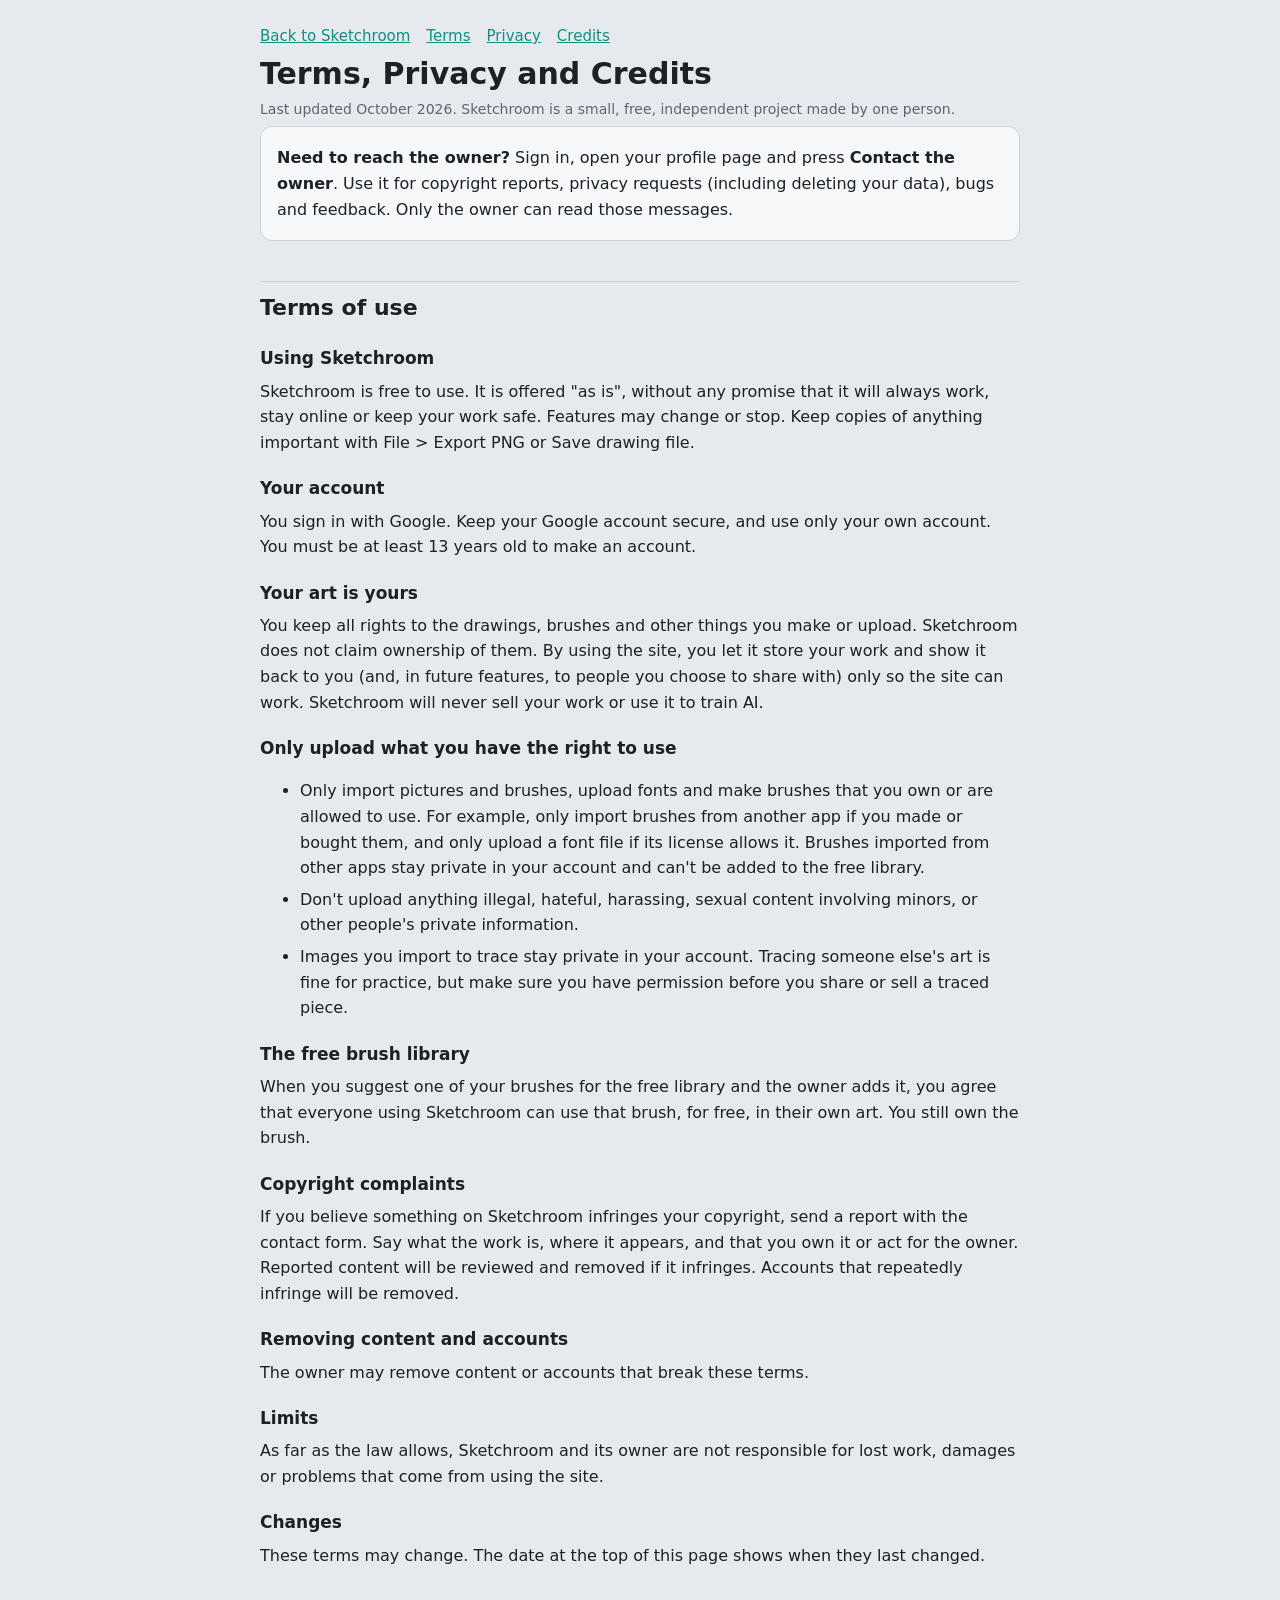
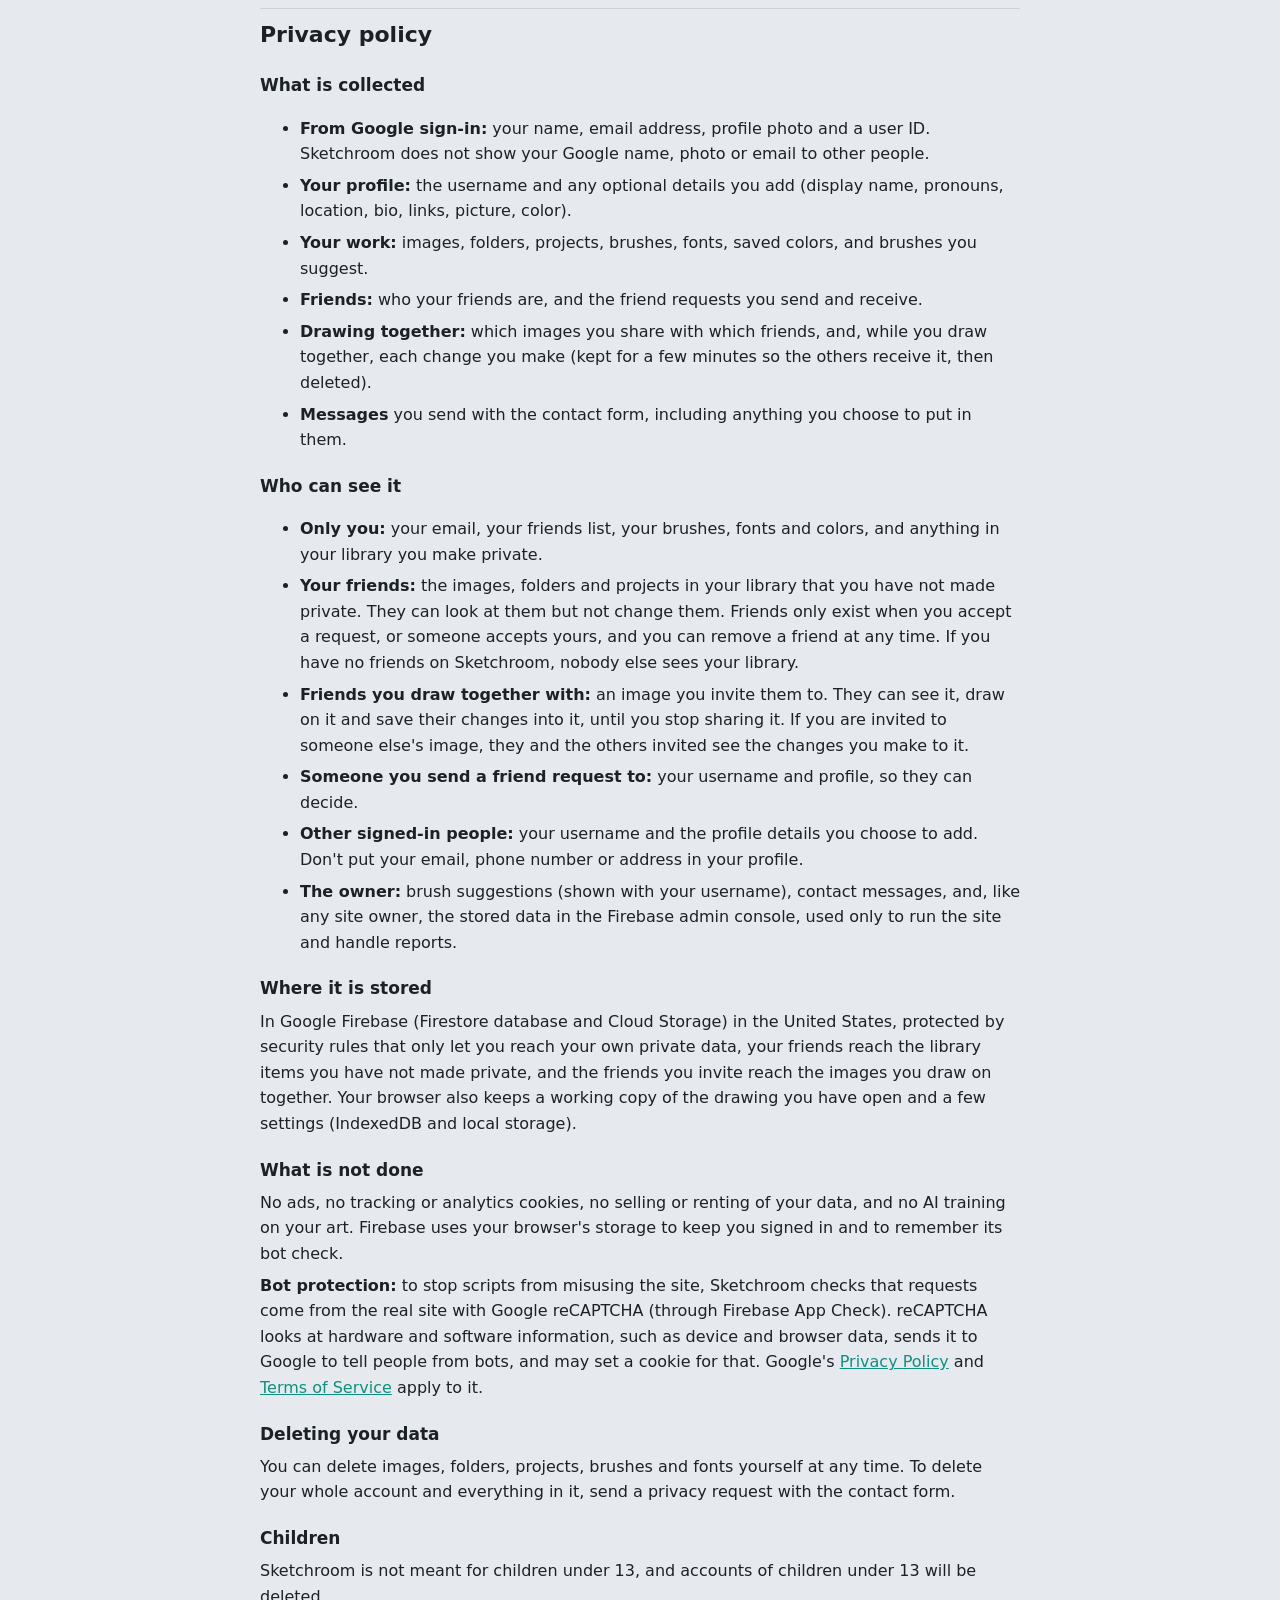
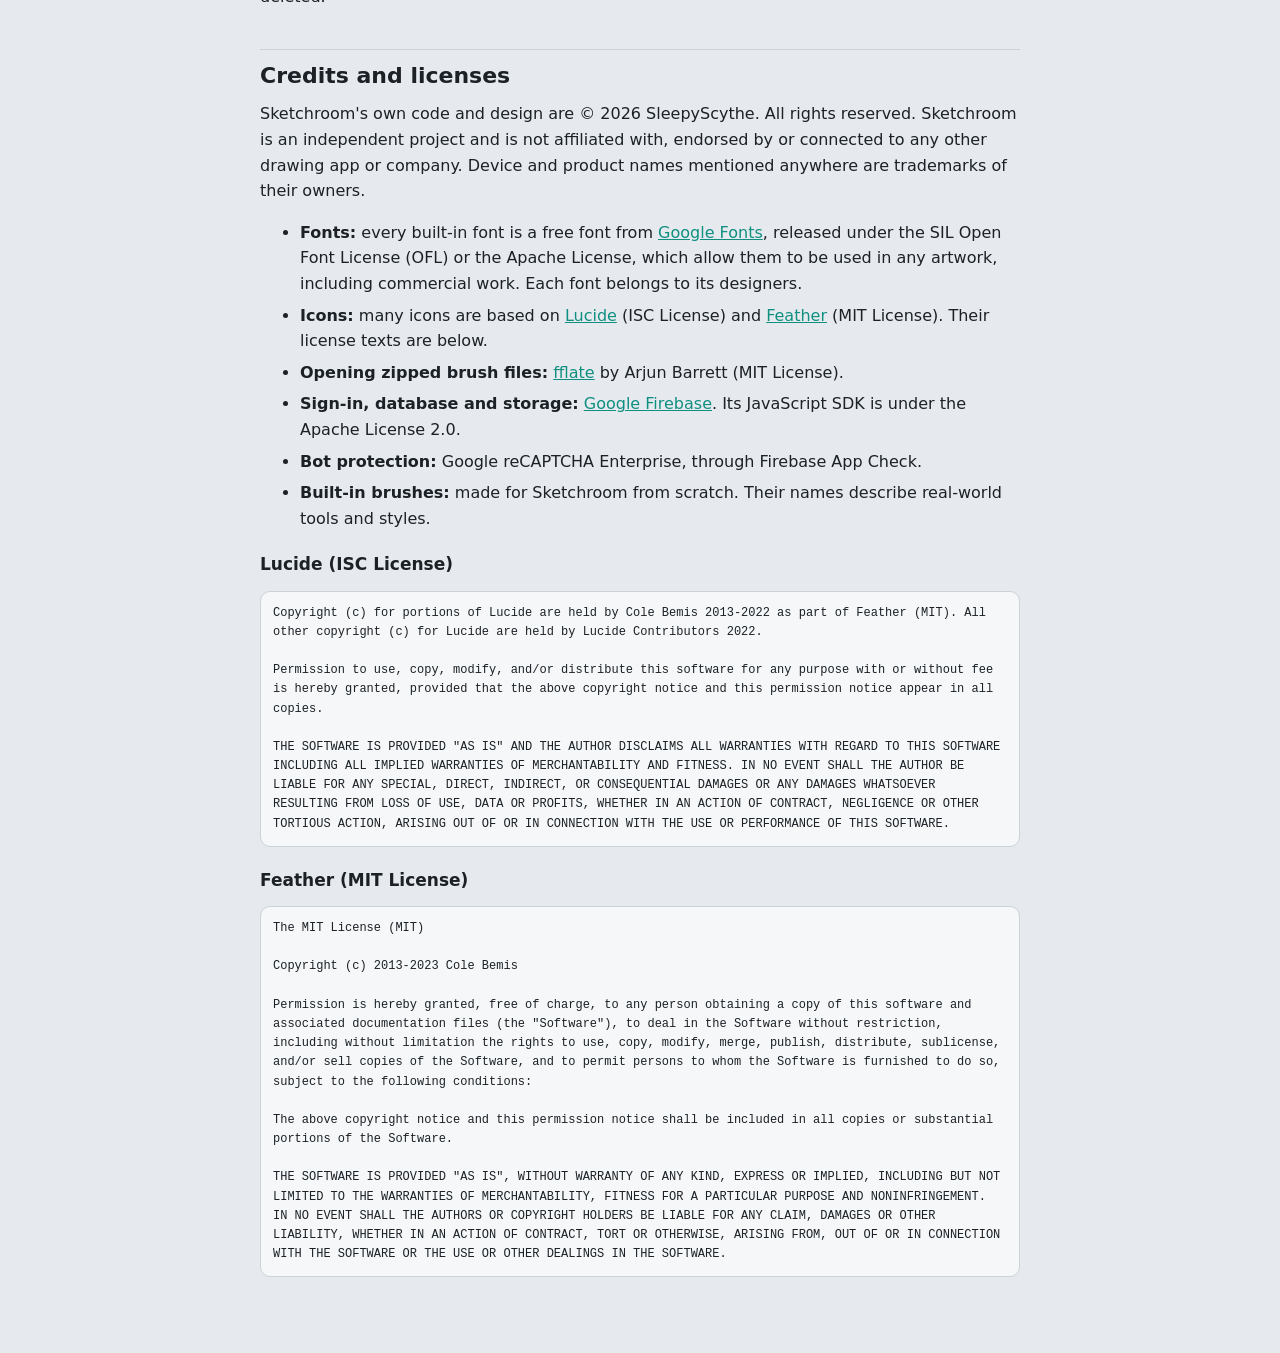
<file: legal.html>
<!doctype html>
<html lang="en">
<head>
<meta charset="utf-8">
<meta name="viewport" content="width=device-width, initial-scale=1">
<title>Sketchroom: Terms, Privacy and Credits</title>
<meta name="description" content="Sketchroom's terms of use, privacy policy and credits.">
<meta name="theme-color" content="#14181c">
<link rel="icon" href="favicon.svg" type="image/svg+xml">
<style>
  :root { color-scheme: dark; --bg: #14181c; --panel: #1b2025; --line: #313a43; --fg: #e7ebee; --mute: #8b97a3; --accent: #56c4b4; }
  @media (prefers-color-scheme: light) { :root { color-scheme: light; --bg: #e6eaee; --panel: #f5f7f8; --line: #cbd2d8; --fg: #1b2126; --mute: #5b6670; --accent: #0f8f80; } }
  body { margin: 0; background: var(--bg); color: var(--fg); font: 16px/1.6 system-ui, -apple-system, "Segoe UI", sans-serif; }
  main { max-width: 760px; margin: 0 auto; padding: 24px 16px 64px; }
  a { color: var(--accent); }
  h1 { font-size: 30px; line-height: 1.2; margin: 8px 0 4px; }
  h2 { font-size: 22px; margin: 40px 0 8px; padding-top: 8px; border-top: 1px solid var(--line); }
  h3 { font-size: 17px; margin: 20px 0 4px; }
  p, li { margin: 6px 0; }
  .mute { color: var(--mute); font-size: 14px; }
  nav.top { display: flex; gap: 16px; flex-wrap: wrap; font-size: 15px; }
  .box { background: var(--panel); border: 1px solid var(--line); border-radius: 12px; padding: 12px 16px; }
  pre { white-space: pre-wrap; font-size: 12px; background: var(--panel); border: 1px solid var(--line); border-radius: 10px; padding: 12px; overflow-wrap: anywhere; }
</style>
</head>
<body>
<main>
  <nav class="top"><a href="./">Back to Sketchroom</a><a href="#terms">Terms</a><a href="#privacy">Privacy</a><a href="#credits">Credits</a></nav>
  <h1>Terms, Privacy and Credits</h1>
  <p class="mute">Last updated October 2026. Sketchroom is a small, free, independent project made by one person.</p>
  <div class="box">
    <p><strong>Need to reach the owner?</strong> Sign in, open your profile page and press <strong>Contact the owner</strong>. Use it for copyright reports, privacy requests (including deleting your data), bugs and feedback. Only the owner can read those messages.</p>
  </div>

  <h2 id="terms">Terms of use</h2>
  <h3>Using Sketchroom</h3>
  <p>Sketchroom is free to use. It is offered "as is", without any promise that it will always work, stay online or keep your work safe. Features may change or stop. Keep copies of anything important with File &gt; Export PNG or Save drawing file.</p>
  <h3>Your account</h3>
  <p>You sign in with Google. Keep your Google account secure, and use only your own account. You must be at least 13 years old to make an account.</p>
  <h3>Your art is yours</h3>
  <p>You keep all rights to the drawings, brushes and other things you make or upload. Sketchroom does not claim ownership of them. By using the site, you let it store your work and show it back to you (and, in future features, to people you choose to share with) only so the site can work. Sketchroom will never sell your work or use it to train AI.</p>
  <h3>Only upload what you have the right to use</h3>
  <ul>
    <li>Only import pictures and brushes, upload fonts and make brushes that you own or are allowed to use. For example, only import brushes from another app if you made or bought them, and only upload a font file if its license allows it. Brushes imported from other apps stay private in your account and can't be added to the free library.</li>
    <li>Don't upload anything illegal, hateful, harassing, sexual content involving minors, or other people's private information.</li>
    <li>Images you import to trace stay private in your account. Tracing someone else's art is fine for practice, but make sure you have permission before you share or sell a traced piece.</li>
  </ul>
  <h3>The free brush library</h3>
  <p>When you suggest one of your brushes for the free library and the owner adds it, you agree that everyone using Sketchroom can use that brush, for free, in their own art. You still own the brush.</p>
  <h3>Copyright complaints</h3>
  <p>If you believe something on Sketchroom infringes your copyright, send a report with the contact form. Say what the work is, where it appears, and that you own it or act for the owner. Reported content will be reviewed and removed if it infringes. Accounts that repeatedly infringe will be removed.</p>
  <h3>Removing content and accounts</h3>
  <p>The owner may remove content or accounts that break these terms.</p>
  <h3>Limits</h3>
  <p>As far as the law allows, Sketchroom and its owner are not responsible for lost work, damages or problems that come from using the site.</p>
  <h3>Changes</h3>
  <p>These terms may change. The date at the top of this page shows when they last changed.</p>

  <h2 id="privacy">Privacy policy</h2>
  <h3>What is collected</h3>
  <ul>
    <li><strong>From Google sign-in:</strong> your name, email address, profile photo and a user ID. Sketchroom does not show your Google name, photo or email to other people.</li>
    <li><strong>Your profile:</strong> the username and any optional details you add (display name, pronouns, location, bio, links, picture, color).</li>
    <li><strong>Your work:</strong> images, folders, projects, brushes, fonts, saved colors, and brushes you suggest.</li>
    <li><strong>Friends:</strong> who your friends are, and the friend requests you send and receive.</li>
    <li><strong>Drawing together:</strong> which images you share with which friends, and, while you draw together, each change you make (kept for a few minutes so the others receive it, then deleted).</li>
    <li><strong>Messages</strong> you send with the contact form, including anything you choose to put in them.</li>
  </ul>
  <h3>Who can see it</h3>
  <ul>
    <li><strong>Only you:</strong> your email, your friends list, your brushes, fonts and colors, and anything in your library you make private.</li>
    <li><strong>Your friends:</strong> the images, folders and projects in your library that you have not made private. They can look at them but not change them. Friends only exist when you accept a request, or someone accepts yours, and you can remove a friend at any time. If you have no friends on Sketchroom, nobody else sees your library.</li>
    <li><strong>Friends you draw together with:</strong> an image you invite them to. They can see it, draw on it and save their changes into it, until you stop sharing it. If you are invited to someone else's image, they and the others invited see the changes you make to it.</li>
    <li><strong>Someone you send a friend request to:</strong> your username and profile, so they can decide.</li>
    <li><strong>Other signed-in people:</strong> your username and the profile details you choose to add. Don't put your email, phone number or address in your profile.</li>
    <li><strong>The owner:</strong> brush suggestions (shown with your username), contact messages, and, like any site owner, the stored data in the Firebase admin console, used only to run the site and handle reports.</li>
  </ul>
  <h3>Where it is stored</h3>
  <p>In Google Firebase (Firestore database and Cloud Storage) in the United States, protected by security rules that only let you reach your own private data, your friends reach the library items you have not made private, and the friends you invite reach the images you draw on together. Your browser also keeps a working copy of the drawing you have open and a few settings (IndexedDB and local storage).</p>
  <h3>What is not done</h3>
  <p>No ads, no tracking or analytics cookies, no selling or renting of your data, and no AI training on your art. Firebase uses your browser's storage to keep you signed in and to remember its bot check.</p>
  <p><strong>Bot protection:</strong> to stop scripts from misusing the site, Sketchroom checks that requests come from the real site with Google reCAPTCHA (through Firebase App Check). reCAPTCHA looks at hardware and software information, such as device and browser data, sends it to Google to tell people from bots, and may set a cookie for that. Google's <a href="https://policies.google.com/privacy" rel="noopener">Privacy Policy</a> and <a href="https://policies.google.com/terms" rel="noopener">Terms of Service</a> apply to it.</p>
  <h3>Deleting your data</h3>
  <p>You can delete images, folders, projects, brushes and fonts yourself at any time. To delete your whole account and everything in it, send a privacy request with the contact form.</p>
  <h3>Children</h3>
  <p>Sketchroom is not meant for children under 13, and accounts of children under 13 will be deleted.</p>

  <h2 id="credits">Credits and licenses</h2>
  <p>Sketchroom's own code and design are © 2026 SleepyScythe. All rights reserved. Sketchroom is an independent project and is not affiliated with, endorsed by or connected to any other drawing app or company. Device and product names mentioned anywhere are trademarks of their owners.</p>
  <ul>
    <li><strong>Fonts:</strong> every built-in font is a free font from <a href="https://fonts.google.com" rel="noopener">Google Fonts</a>, released under the SIL Open Font License (OFL) or the Apache License, which allow them to be used in any artwork, including commercial work. Each font belongs to its designers.</li>
    <li><strong>Icons:</strong> many icons are based on <a href="https://lucide.dev" rel="noopener">Lucide</a> (ISC License) and <a href="https://feathericons.com" rel="noopener">Feather</a> (MIT License). Their license texts are below.</li>
    <li><strong>Opening zipped brush files:</strong> <a href="https://github.com/101arrowz/fflate" rel="noopener">fflate</a> by Arjun Barrett (MIT License).</li>
    <li><strong>Sign-in, database and storage:</strong> <a href="https://firebase.google.com" rel="noopener">Google Firebase</a>. Its JavaScript SDK is under the Apache License 2.0.</li>
    <li><strong>Bot protection:</strong> Google reCAPTCHA Enterprise, through Firebase App Check.</li>
    <li><strong>Built-in brushes:</strong> made for Sketchroom from scratch. Their names describe real-world tools and styles.</li>
  </ul>
  <h3>Lucide (ISC License)</h3>
  <pre>Copyright (c) for portions of Lucide are held by Cole Bemis 2013-2022 as part of Feather (MIT). All other copyright (c) for Lucide are held by Lucide Contributors 2022.

Permission to use, copy, modify, and/or distribute this software for any purpose with or without fee is hereby granted, provided that the above copyright notice and this permission notice appear in all copies.

THE SOFTWARE IS PROVIDED "AS IS" AND THE AUTHOR DISCLAIMS ALL WARRANTIES WITH REGARD TO THIS SOFTWARE INCLUDING ALL IMPLIED WARRANTIES OF MERCHANTABILITY AND FITNESS. IN NO EVENT SHALL THE AUTHOR BE LIABLE FOR ANY SPECIAL, DIRECT, INDIRECT, OR CONSEQUENTIAL DAMAGES OR ANY DAMAGES WHATSOEVER RESULTING FROM LOSS OF USE, DATA OR PROFITS, WHETHER IN AN ACTION OF CONTRACT, NEGLIGENCE OR OTHER TORTIOUS ACTION, ARISING OUT OF OR IN CONNECTION WITH THE USE OR PERFORMANCE OF THIS SOFTWARE.</pre>
  <h3>Feather (MIT License)</h3>
  <pre>The MIT License (MIT)

Copyright (c) 2013-2023 Cole Bemis

Permission is hereby granted, free of charge, to any person obtaining a copy of this software and associated documentation files (the "Software"), to deal in the Software without restriction, including without limitation the rights to use, copy, modify, merge, publish, distribute, sublicense, and/or sell copies of the Software, and to permit persons to whom the Software is furnished to do so, subject to the following conditions:

The above copyright notice and this permission notice shall be included in all copies or substantial portions of the Software.

THE SOFTWARE IS PROVIDED "AS IS", WITHOUT WARRANTY OF ANY KIND, EXPRESS OR IMPLIED, INCLUDING BUT NOT LIMITED TO THE WARRANTIES OF MERCHANTABILITY, FITNESS FOR A PARTICULAR PURPOSE AND NONINFRINGEMENT. IN NO EVENT SHALL THE AUTHORS OR COPYRIGHT HOLDERS BE LIABLE FOR ANY CLAIM, DAMAGES OR OTHER LIABILITY, WHETHER IN AN ACTION OF CONTRACT, TORT OR OTHERWISE, ARISING FROM, OUT OF OR IN CONNECTION WITH THE SOFTWARE OR THE USE OR OTHER DEALINGS IN THE SOFTWARE.</pre>
</main>
</body>
</html>
</file>
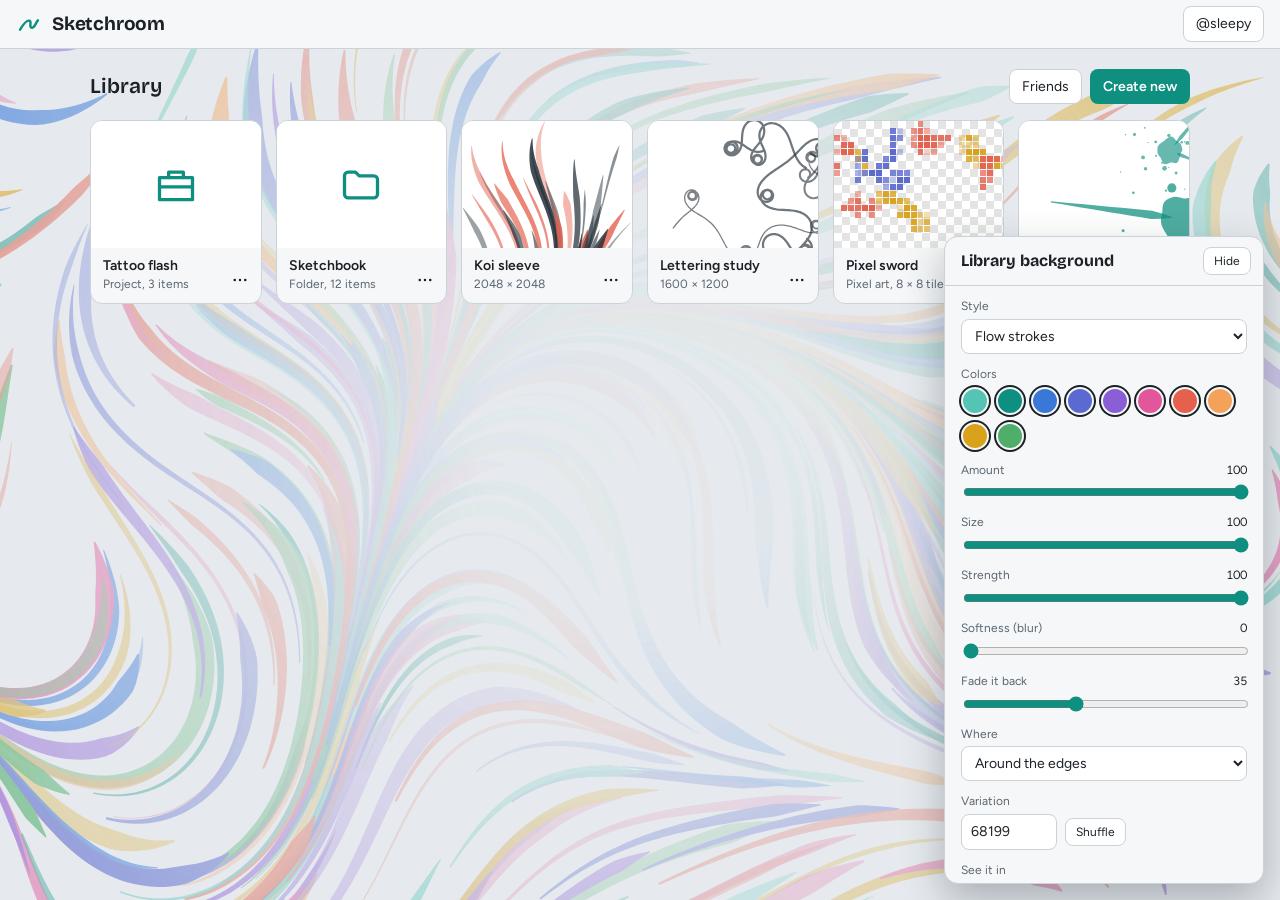
<file: tools/background-preview.html>
<!doctype html>
<html lang="en">
<head>
<meta charset="utf-8">
<meta name="viewport" content="width=device-width, initial-scale=1">
<title>Library background</title>
<!-- A preview for choosing the library page's background art. Not linked from the site. Uses the real styles.css and
     js/background.js, so what you see here is what the library will look like. Serve the folder (tools/serve.ps1)
     and open http://localhost:8000/tools/background-preview.html -->
<link rel="stylesheet" href="https://fonts.googleapis.com/css2?family=Bricolage+Grotesque:opsz,wdth,wght@12..96,75..100,600..800&family=Figtree:wght@400;500;600&display=swap">
<link rel="stylesheet" href="../styles.css?v=14">
<style>
  .libbg { position: fixed; inset: 0; width: 100%; height: 100%; display: block; pointer-events: none; }
  .libshade { position: fixed; inset: 0; background: var(--bg); pointer-events: none; }
  .home { position: relative; }
  .hthumb canvas { width: 100%; height: 100%; display: block; }
  .bgpanel { position: fixed; right: 16px; bottom: 16px; z-index: 5; width: min(320px, calc(100vw - 32px)); max-height: min(72vh, 660px); display: flex; flex-direction: column; background: var(--panel); border: 1px solid var(--line); border-radius: 14px; box-shadow: 0 16px 40px var(--shadow); }
  .bgphead { display: flex; align-items: center; justify-content: space-between; gap: 8px; padding: 10px 12px 10px 16px; }
  .bgphead strong { font-family: var(--font-display); font-size: 16px; }
  .bgpbody { overflow-y: auto; padding: 4px 16px 16px; display: flex; flex-direction: column; gap: 12px; border-top: 1px solid var(--line); padding-top: 12px; }
  .bgpanel.folded .bgpbody { display: none; }
  .bgpanel .field { flex: none; }
  .bglabel { display: flex; justify-content: space-between; gap: 8px; }
  .bglabel .val { color: var(--fg); font-variant-numeric: tabular-nums; }
  @media (max-width: 640px) { .bgpanel { left: 8px; right: 8px; bottom: 8px; width: auto; max-height: 48vh; } }
  .bgpanel input[type="range"] { width: 100%; padding: 0; border: 0; background: none; accent-color: var(--accent); }
  .bgchips { display: flex; flex-wrap: wrap; gap: 7px; }
  .bgchip { width: 28px; height: 28px; padding: 0; border-radius: 50%; border: 2px solid var(--panel); box-shadow: 0 0 0 1px var(--line); cursor: pointer; opacity: 0.3; }
  .bgchip[aria-pressed="true"] { opacity: 1; box-shadow: 0 0 0 2px var(--fg); }
  .bgrow { display: flex; gap: 8px; align-items: center; flex-wrap: wrap; }
  .bgrow input[type="number"] { width: 96px; flex: none; }
  .bgseg { display: inline-flex; gap: 3px; padding: 3px; background: var(--panel2); border: 1px solid var(--line); border-radius: 9px; }
  .bgseg button { font: inherit; color: var(--mute); background: none; border: 0; border-radius: 6px; padding: 5px 12px; cursor: pointer; }
  .bgseg button[aria-pressed="true"] { background: var(--accent); color: var(--accent-fg); font-weight: 600; }
  .copied { color: var(--accent); font-size: 12px; }
</style>
</head>
<body>
<canvas class="libbg" id="bgCanvas" aria-hidden="true"></canvas>
<div class="libshade" id="bgShade"></div>

<div class="home">
  <header class="top">
    <div class="brand"><svg class="mark" viewBox="0 0 64 64" aria-hidden="true"><path d="M10 46c9-15 16-24 23-22s-2 15 5 17 9-9 16-18"/></svg><span class="logo">Sketchroom</span></div>
    <div class="top-actions"><button class="btn account">@sleepy</button></div>
  </header>
  <main class="homebody">
    <section class="library">
      <div class="homebar">
        <nav class="crumbs" aria-label="Where you are"><span aria-current="page">Library</span></nav>
        <div class="homebtns"><button class="btn">Friends</button><button class="btn primary">Create new</button></div>
      </div>
      <div class="hgrid" id="mockGrid"></div>
    </section>
  </main>
</div>

<aside class="bgpanel" id="bgPanel" aria-label="Edit the background">
  <div class="bgphead"><strong>Library background</strong><button class="btn sm" id="bgFold" aria-expanded="true">Hide</button></div>
  <div class="bgpbody">
    <label class="field">Style<select id="bgStyle"></select></label>
    <div class="field">Colors<div class="bgchips" id="bgColors"></div></div>
    <label class="field"><span class="bglabel">Amount<span class="val" id="amountVal"></span></span><input type="range" id="amount" min="0" max="100"></label>
    <label class="field"><span class="bglabel">Size<span class="val" id="sizeVal"></span></span><input type="range" id="size" min="0" max="100"></label>
    <label class="field"><span class="bglabel">Strength<span class="val" id="strengthVal"></span></span><input type="range" id="strength" min="0" max="100"></label>
    <label class="field"><span class="bglabel">Softness (blur)<span class="val" id="softnessVal"></span></span><input type="range" id="softness" min="0" max="100"></label>
    <label class="field"><span class="bglabel">Fade it back<span class="val" id="shadeVal"></span></span><input type="range" id="shade" min="0" max="90"></label>
    <label class="field">Where<select id="bgPlace"></select></label>
    <div class="field">Variation
      <div class="bgrow"><input type="number" id="bgSeed" min="1" max="999999" aria-label="Variation number"><button type="button" class="btn sm" id="bgShuffle">Shuffle</button></div>
    </div>
    <div class="field">See it in
      <div class="bgseg" id="bgTheme"><button type="button" data-t="dark">Dark mode</button><button type="button" data-t="light">Light mode</button></div>
    </div>
    <div class="bgrow"><button type="button" class="btn sm" id="bgReset">Back to the live one</button><button type="button" class="btn sm" id="bgCopy">Copy settings</button><span class="copied" id="bgCopied" aria-live="polite"></span></div>
    <p class="hint">The library uses BG_LIBRARY in js/background.js. Happy with a new one? Tell Claude "use this background" and it replaces it. Your settings stay in this browser.</p>
  </div>
</aside>

<script src="../js/background.js?v=14"></script>
<script>
(function () {
  'use strict';
  var KEY = 'sketchroom.bgPreview', $ = function (s) { return document.querySelector(s); };
  var s = Object.assign({}, BG_LIBRARY); // starts from the one on the site
  try { var saved = JSON.parse(localStorage.getItem(KEY)); if (saved && typeof saved === 'object') s = Object.assign(s, saved); } catch (e) { /* storage unavailable */ }
  window.bgSettings = s; // read by Claude when you say "use this background"

  /* ---------- the pretend library ---------- */
  var ICON = {
    project: ['M3 8h18v12H3z', 'M8 8V5h8v3', 'M3 13h18'],
    folder: ['M3 7a2 2 0 0 1 2-2h4l2 2h8a2 2 0 0 1 2 2v8a2 2 0 0 1-2 2H5a2 2 0 0 1-2-2Z'],
    more: ['M5 11.2a.8.8 0 1 0 0 1.6.8.8 0 1 0 0-1.6Z', 'M12 11.2a.8.8 0 1 0 0 1.6.8.8 0 1 0 0-1.6Z', 'M19 11.2a.8.8 0 1 0 0 1.6.8.8 0 1 0 0-1.6Z']
  };
  var svg = function (n, size) {
    return '<svg viewBox="0 0 24 24" width="' + size + '" height="' + size + '" fill="none" stroke="currentColor" stroke-width="1.8" stroke-linecap="round" stroke-linejoin="round" aria-hidden="true">' + ICON[n].map(function (d) { return '<path d="' + d + '"/>'; }).join('') + '</svg>';
  };
  var CARDS = [
    { type: 'project', name: 'Tattoo flash', sub: 'Project, 3 items' },
    { type: 'folder', name: 'Sketchbook', sub: 'Folder, 12 items' },
    { type: 'image', name: 'Koi sleeve', sub: '2048 × 2048', art: { style: 'flow', colors: ['#1d2a33', '#e5604d'], amount: 30, size: 35, strength: 85, place: 'all', seed: 3 } },
    { type: 'image', name: 'Lettering study', sub: '1600 × 1200', art: { style: 'scribbles', colors: ['#1d2a33'], amount: 40, size: 30, strength: 90, place: 'all', seed: 11 } },
    { type: 'image', name: 'Pixel sword', sub: 'Pixel art, 8 × 8 tiles of 16 px', pixel: true, art: { style: 'pixels', colors: ['#5b6ad0', '#d9a21b', '#e5604d'], amount: 45, size: 25, strength: 95, place: 'all', seed: 5 } },
    { type: 'image', name: 'Ink splatter test', sub: '1080 × 1920', art: { style: 'splatter', colors: ['#1d2a33', '#0f8f80'], amount: 25, size: 25, strength: 90, place: 'all', seed: 21 } }
  ];
  var grid = $('#mockGrid');
  CARDS.forEach(function (c) {
    var d = document.createElement('div'); d.className = 'hcard ' + c.type;
    var th = document.createElement('div'); th.className = 'hthumb' + (c.pixel ? ' checker' : '');
    if (c.art) { var cv = document.createElement('canvas'); if (c.pixel) cv.style.imageRendering = 'pixelated'; th.appendChild(cv); c.canvas = cv; }
    else th.innerHTML = svg(c.type, 44);
    var meta = document.createElement('div'); meta.className = 'hmeta';
    var nm = document.createElement('span'); nm.className = 'hname'; nm.textContent = c.name;
    var sub = document.createElement('span'); sub.className = 'hsub'; sub.textContent = c.sub;
    meta.append(nm, sub);
    var more = document.createElement('span'); more.className = 'ibtn sm hmore'; more.innerHTML = svg('more', 18);
    d.append(th, meta, more); grid.appendChild(d);
  });
  var drawThumbs = function () { CARDS.forEach(function (c) { if (c.canvas) paintBackground(c.canvas, c.art); }); };

  /* ---------- the controls ---------- */
  BG_STYLES.forEach(function (o) { $('#bgStyle').add(new Option(o[1], o[0])); });
  BG_PLACES.forEach(function (o) { $('#bgPlace').add(new Option(o[1], o[0])); });
  BG_COLORS.forEach(function (o) {
    var b = document.createElement('button'); b.type = 'button'; b.className = 'bgchip'; b.style.background = o[1]; b.dataset.c = o[1];
    b.title = o[0]; b.setAttribute('aria-label', o[0]);
    b.addEventListener('click', function () {
      var on = s.colors.indexOf(o[1]) >= 0;
      if (on && s.colors.length === 1) return; // keep at least one color
      s.colors = on ? s.colors.filter(function (c) { return c !== o[1]; }) : s.colors.concat(o[1]);
      changed();
    });
    $('#bgColors').appendChild(b);
  });
  var SLIDERS = ['amount', 'size', 'strength', 'softness', 'shade'];
  SLIDERS.forEach(function (id) { $('#' + id).addEventListener('input', function (e) { s[id] = Number(e.target.value); changed(); }); });
  $('#bgStyle').addEventListener('change', function (e) { s.style = e.target.value; changed(); });
  $('#bgPlace').addEventListener('change', function (e) { s.place = e.target.value; changed(); });
  $('#bgSeed').addEventListener('change', function (e) { s.seed = Math.round(bgClamp(e.target.value, 1, 999999)); changed(); });
  $('#bgShuffle').addEventListener('click', function () { s.seed = 1 + Math.floor(Math.random() * 99999); changed(); });
  $('#bgReset').addEventListener('click', function () { s = Object.assign({}, BG_LIBRARY); window.bgSettings = s; changed(); });
  $('#bgCopy').addEventListener('click', function () {
    var text = JSON.stringify(s);
    var done = function () { $('#bgCopied').textContent = 'Copied'; setTimeout(function () { $('#bgCopied').textContent = ''; }, 2000); };
    if (navigator.clipboard) navigator.clipboard.writeText(text).then(done, function () { window.prompt('Copy these settings:', text); });
    else window.prompt('Copy these settings:', text);
  });
  $('#bgFold').addEventListener('click', function () {
    var p = $('#bgPanel'), folded = p.classList.toggle('folded');
    $('#bgFold').textContent = folded ? 'Edit' : 'Hide'; $('#bgFold').setAttribute('aria-expanded', String(!folded));
  });
  var theme = window.matchMedia && window.matchMedia('(prefers-color-scheme: light)').matches ? 'light' : 'dark';
  var setTheme = function (t) {
    theme = t; document.documentElement.setAttribute('data-theme', t);
    Array.prototype.forEach.call($('#bgTheme').children, function (b) { b.setAttribute('aria-pressed', String(b.dataset.t === t)); });
  };
  $('#bgTheme').addEventListener('click', function (e) { var b = e.target.closest('button[data-t]'); if (b) setTheme(b.dataset.t); });
  setTheme(theme);

  function sync() {
    $('#bgStyle').value = s.style; $('#bgPlace').value = s.place; $('#bgSeed').value = s.seed;
    SLIDERS.forEach(function (id) { $('#' + id).value = s[id]; $('#' + id + 'Val').textContent = s[id]; });
    Array.prototype.forEach.call($('#bgColors').children, function (b) { b.setAttribute('aria-pressed', String(s.colors.indexOf(b.dataset.c) >= 0)); });
  }
  var queued = false;
  function draw() {
    queued = false;
    paintBackground($('#bgCanvas'), s);
    $('#bgShade').style.opacity = String(bgClamp(s.shade, 0, 90) / 100);
  }
  function changed() {
    window.bgSettings = s; sync();
    try { localStorage.setItem(KEY, JSON.stringify(s)); } catch (e) { /* storage unavailable */ }
    if (!queued) { queued = true; requestAnimationFrame(draw); }
  }
  var resizeTimer = 0;
  window.addEventListener('resize', function () { clearTimeout(resizeTimer); resizeTimer = setTimeout(function () { draw(); drawThumbs(); }, 150); });
  sync(); draw(); drawThumbs();
})();
</script>
</body>
</html>
</file>
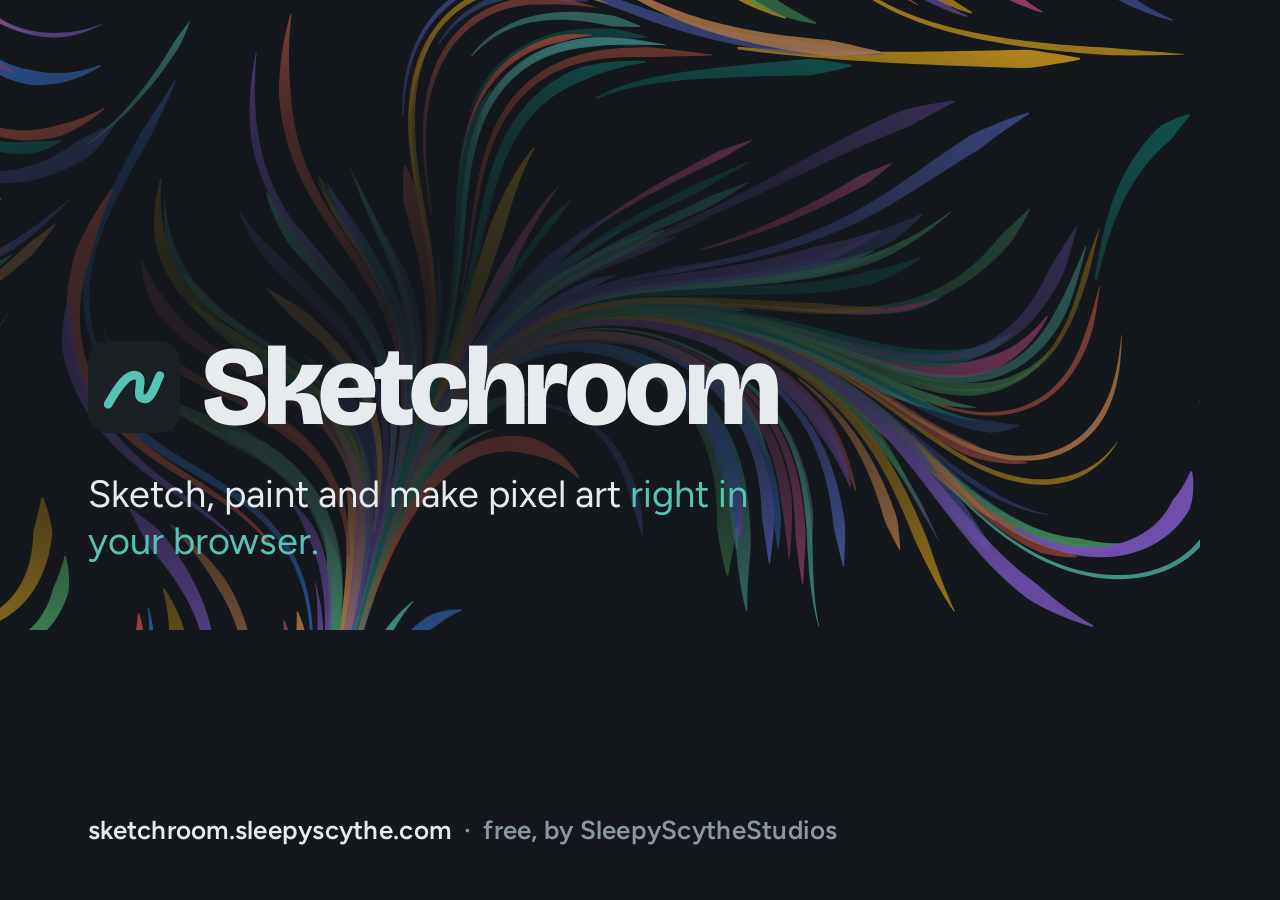
<file: tools/og-image.html>
<!doctype html>
<html lang="en">
<head>
<meta charset="utf-8">
<title>Link preview image</title>
<!-- Not linked from the site. Draws the 1200 × 630 picture that shows when a link is shared (og:image).
     Sketchroom's: tools/og-image.html. The hub's: tools/og-image.html?hub. To remake them, run from the repo folder:
     msedge --headless --hide-scrollbars --window-size=1200,630 --virtual-time-budget=6000 --screenshot=og-image.png http://localhost:8000/tools/og-image.html
     (Edge is at "C:\Program Files (x86)\Microsoft\Edge\Application\msedge.exe"; the hub's goes to C:\SleepyScytheStudios\og-image.png.) -->
<link rel="stylesheet" href="https://fonts.googleapis.com/css2?family=Bricolage+Grotesque:opsz,wdth,wght@12..96,75..100,600..800&family=Figtree:wght@500;600&display=block">
<style>
  html, body { margin: 0; width: 1200px; height: 630px; overflow: hidden; background: #14181c; color: #e7ebee; font-family: "Figtree", system-ui, sans-serif; }
  canvas, .shade { position: absolute; inset: 0; width: 1200px; height: 630px; }
  .shade { background: radial-gradient(ellipse at 30% 50%, rgba(20, 24, 28, 0.92) 0%, rgba(20, 24, 28, 0.7) 45%, rgba(20, 24, 28, 0.2) 80%); }
  .card { position: absolute; left: 88px; top: 0; bottom: 0; display: flex; flex-direction: column; justify-content: center; max-width: 760px; }
  .row { display: flex; align-items: center; gap: 22px; }
  .mark { width: 92px; height: 92px; flex: none; }
  h1 { font: 800 112px/0.95 "Bricolage Grotesque", system-ui, sans-serif; letter-spacing: -0.035em; margin: 0; }
  p { font-size: 38px; line-height: 1.25; margin: 30px 0 0; color: #e7ebee; max-width: 700px; }
  .accent { color: #56c4b4; }
  .url { position: absolute; left: 88px; bottom: 54px; font-size: 26px; font-weight: 600; color: #8b97a3; letter-spacing: 0.01em; }
  .url b { color: #e7ebee; font-weight: 600; }
</style>
</head>
<body>
<canvas id="bg"></canvas>
<div class="shade"></div>
<div class="card" id="card"></div>
<div class="url" id="url"></div>
<script src="../js/background.js"></script>
<script>
  var hub = location.search.indexOf('hub') >= 0, card = document.getElementById('card'), url = document.getElementById('url');
  var sketchMark = '<svg class="mark" viewBox="0 0 64 64"><rect width="64" height="64" rx="14" fill="#1b2025"/><path d="M14 44c8-14 14-22 20-20s-2 14 4 16 8-8 12-16" fill="none" stroke="#56c4b4" stroke-width="6" stroke-linecap="round" stroke-linejoin="round"/></svg>';
  var hubMark = '<svg class="mark" viewBox="0 0 64 64"><rect width="64" height="64" rx="14" fill="#1b2025"/><path d="M27.74 16.04A19 19 0 1 0 47.42 39.66A16 16 0 0 1 27.74 16.04Z" fill="#56c4b4"/><circle cx="47" cy="44" r="3" fill="#d9a21b"/></svg>';
  if (hub) {
    card.innerHTML = '<div class="row">' + hubMark + '<h1 style="font-size:84px">SleepyScytheStudios</h1></div><p>Small, handmade web apps <span class="accent">for making things.</span></p>';
    url.innerHTML = '<b>sleepyscythe.com</b>';
  } else {
    card.innerHTML = '<div class="row">' + sketchMark + '<h1>Sketchroom</h1></div><p>Sketch, paint and make pixel art <span class="accent">right in your browser.</span></p>';
    url.innerHTML = '<b>sketchroom.sleepyscythe.com</b> &nbsp;·&nbsp; free, by SleepyScytheStudios';
  }
  var cv = document.getElementById('bg');
  paintBackground(cv, Object.assign({}, BG_LIBRARY, { place: 'all', amount: 85, seed: hub ? 4242 : 68199 }));
</script>
</body>
</html>
</file>
<file: styles.css>
/* Layout: a studio bench. Slim tool rail, large canvas pit, one tabbed dock for brushes, layers, color and type. */
:root {
  color-scheme: dark;
  --bg: #14181c;
  --stage: #0e1114;
  --panel: #1b2025;
  --panel2: #232a31;
  --field: #12161a;
  --line: #313a43;
  --fg: #e7ebee;
  --mute: #8b97a3;
  --accent: #56c4b4;
  --accent-fg: #06201c;
  --danger: #ef7b6b;
  --shadow: rgba(0, 0, 0, 0.55);
  --font-display: "Bricolage Grotesque", system-ui, sans-serif;
  --font-ui: "Figtree", system-ui, sans-serif;
}
@media (prefers-color-scheme: light) {
  :root:not([data-theme="dark"]) {
    --bg: #e6eaee; --stage: #cfd6dc; --panel: #f5f7f8; --panel2: #ffffff; --field: #ffffff;
    --line: #cbd2d8; --fg: #1b2126; --mute: #5b6670; --accent: #0f8f80; --accent-fg: #ffffff;
    --danger: #c2402f; --shadow: rgba(30, 40, 50, 0.3); color-scheme: light;
  }
}
:root[data-theme="light"] {
  --bg: #e6eaee; --stage: #cfd6dc; --panel: #f5f7f8; --panel2: #ffffff; --field: #ffffff;
  --line: #cbd2d8; --fg: #1b2126; --mute: #5b6670; --accent: #0f8f80; --accent-fg: #ffffff;
  --danger: #c2402f; --shadow: rgba(30, 40, 50, 0.3); color-scheme: light;
}
html, body { height: 100%; }
body { margin: 0; background: var(--bg); color: var(--fg); font: 14px/1.4 var(--font-ui); overflow: hidden; }
* { box-sizing: border-box; }
[hidden] { display: none !important; }
.app { height: 100%; display: grid; grid-template-columns: minmax(0, 1fr); grid-template-rows: auto minmax(0, 1fr); }

.top { display: flex; align-items: center; justify-content: space-between; gap: 12px; padding: 6px 16px; background: var(--panel); border-bottom: 1px solid var(--line); }
.brand { display: flex; align-items: center; gap: 10px; min-width: 0; }
.doctitle { font-family: var(--font-display); font-weight: 700; font-size: 17px; overflow: hidden; text-overflow: ellipsis; white-space: nowrap; min-width: 0; max-width: 34vw; }
.mark { width: 26px; height: 26px; flex: none; fill: none; stroke: var(--accent); stroke-width: 6; stroke-linecap: round; stroke-linejoin: round; }
.logo { font-family: var(--font-display); font-weight: 700; font-size: 19px; letter-spacing: -0.01em; }
/* The way back to the SleepyScytheStudios hub, before the Sketchroom name on the homepage (icon only on phones). */
.hublink { display: inline-flex; align-items: center; gap: 6px; flex: none; color: var(--mute); text-decoration: none; font-size: 13px; font-weight: 600; padding: 5px 10px 5px 7px; border: 1px solid var(--line); border-radius: 999px; }
.hublink:hover { color: var(--fg); background: var(--panel2); }
.hublink:focus-visible { outline: 2px solid var(--accent); outline-offset: 2px; }
.hubmark { width: 18px; height: 18px; flex: none; fill: currentColor; }
.hubmark .hubdot { fill: #d9a21b; }
.hubsep { color: var(--mute); margin: 0 -2px; }
@media (max-width: 560px) {
  .hubname { display: none; }
  .hublink { padding: 6px; }
}
.savestate { color: var(--mute); font-size: 12px; white-space: nowrap; }
.top-actions { display: flex; align-items: center; gap: 4px; flex: none; }
.sep { width: 1px; height: 22px; background: var(--line); margin: 0 6px; }
.zoomval { font: inherit; font-variant-numeric: tabular-nums; color: var(--fg); background: none; border: 0; min-width: 52px; cursor: pointer; padding: 6px; border-radius: 8px; }
.zoomval:hover { background: var(--panel2); }

.btn { font: inherit; color: var(--fg); background: var(--panel2); border: 1px solid var(--line); border-radius: 8px; padding: 7px 12px; cursor: pointer; min-height: 34px; }
.btn:hover:not(:disabled) { border-color: var(--mute); }
.btn.primary { background: var(--accent); color: var(--accent-fg); border-color: transparent; font-weight: 600; }
.btn.warn { border-color: var(--danger); color: var(--danger); }
.btn:disabled { opacity: 0.45; cursor: default; }
.ibtn { width: 36px; height: 36px; display: grid; place-items: center; background: transparent; border: 1px solid transparent; border-radius: 8px; color: var(--fg); cursor: pointer; padding: 0; flex: none; }
.ibtn:hover:not(:disabled) { background: var(--panel2); }
.ibtn:disabled { opacity: 0.35; cursor: default; }
.ibtn[aria-pressed="true"] { background: var(--accent); color: var(--accent-fg); }
:focus-visible { outline: 2px solid var(--accent); outline-offset: 2px; }

.menu-wrap { position: relative; }
.menu { position: absolute; right: 0; top: calc(100% + 6px); z-index: 30; min-width: 220px; background: var(--panel2); border: 1px solid var(--line); border-radius: 10px; padding: 6px; box-shadow: 0 10px 30px var(--shadow); display: flex; flex-direction: column; gap: 2px; }
.menu button { font: inherit; color: var(--fg); background: none; border: 0; text-align: left; padding: 9px 10px; border-radius: 7px; cursor: pointer; }
.menu button:hover { background: var(--panel); }
.menu button.armed { color: var(--danger); }
.menu-note { color: var(--mute); font-size: 12px; padding: 6px 10px 4px; overflow: hidden; text-overflow: ellipsis; white-space: nowrap; }
.btn.account { max-width: 140px; margin-left: 4px; overflow: hidden; text-overflow: ellipsis; white-space: nowrap; }

/* The editor: a slim rail and the canvas. Everything else floats over the canvas (.pop, .toolstrip), so opening or
   closing a panel never resizes the canvas area and the zoom stays where it was. */
.work { --rail: 60px; position: relative; display: grid; min-height: 0; grid-template-columns: var(--rail) minmax(0, 1fr); grid-template-areas: "tools vp"; }
.tools { grid-area: tools; display: flex; flex-direction: column; align-items: center; gap: 8px; padding: 10px 0; background: var(--panel); border-right: 1px solid var(--line); overflow-y: auto; overflow-x: hidden; scrollbar-width: none; }
.tools > * { flex: none; }
.tools .chip { margin: 2px 0; }
.tools .vhost { flex: 1 1 150px; min-height: 96px; max-height: 190px; display: flex; }
/* The tall size and opacity sliders on the rail */
.vslider { flex: 1; display: flex; flex-direction: column; align-items: center; gap: 4px; padding: 4px 0; cursor: ns-resize; touch-action: none; user-select: none; -webkit-user-select: none; border-radius: 10px; outline: none; }
.vslider:focus-visible { box-shadow: 0 0 0 2px var(--accent); }
.vtrack { position: relative; flex: 1; width: 26px; border-radius: 13px; background: var(--panel2); border: 1px solid var(--line); overflow: hidden; }
.vfill { position: absolute; left: 0; right: 0; bottom: 0; background: rgba(86, 196, 180, 0.35); background: color-mix(in srgb, var(--accent) 35%, transparent); }
.vthumb { position: absolute; left: 3px; right: 3px; height: 6px; margin-bottom: -3px; border-radius: 3px; background: var(--fg); }
.vslider.active .vtrack { border-color: var(--accent); }
.vname { font-size: 10px; color: var(--mute); line-height: 1; }
.vbubble { position: fixed; z-index: 45; transform: translateY(-50%); background: var(--panel2); color: var(--fg); border: 1px solid var(--line); border-radius: 8px; padding: 5px 9px; font-size: 13px; font-variant-numeric: tabular-nums; box-shadow: 0 6px 18px var(--shadow); pointer-events: none; white-space: nowrap; }
/* Floating popouts */
.pop { position: absolute; z-index: 35; background: var(--panel); border: 1px solid var(--line); border-radius: 14px; box-shadow: 0 16px 40px var(--shadow); }
.pophead { display: flex; align-items: center; gap: 6px; padding: 4px 6px 0 14px; border-bottom: 1px solid var(--line); }
.pophead h2 { flex: 1; margin: 8px 0; font-family: var(--font-display); font-size: 16px; }
.pophead .tabs { flex: 1; border-bottom: 0; }
.toolspop { left: calc(var(--rail) + 8px); display: grid; grid-template-columns: repeat(2, minmax(0, 1fr)); gap: 4px; padding: 8px; width: 260px; }
.toolspop button { display: flex; align-items: center; gap: 8px; font: inherit; color: var(--fg); background: none; border: 0; border-radius: 9px; padding: 9px 10px; cursor: pointer; text-align: left; }
.toolspop button:hover { background: var(--panel2); }
.toolspop button[aria-pressed="true"] { background: var(--accent); color: var(--accent-fg); }
.toolspop button svg { width: 20px; height: 20px; flex: none; }
.layerspop { left: calc(var(--rail) + 8px); width: min(320px, calc(100% - var(--rail) - 16px)); max-height: calc(100% - 16px); display: flex; flex-direction: column; }
.panelpop { right: 10px; top: 10px; width: min(360px, calc(100% - var(--rail) - 20px)); max-height: calc(100% - 20px); display: flex; flex-direction: column; }
.layerspop .pane, .panelpop .pane { flex: 1 1 auto; }
.panelbtn { display: inline-flex; align-items: center; gap: 6px; }
.panelbtn svg { width: 18px; height: 18px; }
.panelbtn[aria-expanded="true"] { border-color: var(--accent); }
.ibtn[aria-expanded="true"] { background: var(--panel2); box-shadow: inset 0 0 0 1px var(--accent); }
/* The pen or finger switch at the bottom of the rail */
.modebtn { display: flex; flex-direction: column; align-items: center; gap: 3px; width: 46px; padding: 6px 0 5px; margin-top: auto; font: inherit; color: var(--fg); background: var(--panel2); border: 1px solid var(--line); border-radius: 10px; cursor: pointer; }
.modebtn svg { width: 20px; height: 20px; }
.modebtn[aria-pressed="true"] { border-color: var(--accent); color: var(--accent); }
/* Drawing together */
.livebadge { display: inline-flex; align-items: center; gap: 6px; padding: 3px 10px; border-radius: 999px; font-size: 12px; font-weight: 600; color: var(--accent-fg); background: var(--accent); margin-right: 4px; white-space: nowrap; }
.livebadge::before { content: ""; width: 7px; height: 7px; border-radius: 50%; background: currentColor; }
.livebadge.offline { background: var(--panel2); color: var(--mute); border: 1px solid var(--line); }
.sharedsection { display: flex; flex-direction: column; gap: 12px; }
.sectiontitle { margin: 4px 0 0; font-family: var(--font-display); font-size: 16px; font-weight: 600; color: var(--mute); }
.movelist input[type="checkbox"] { accent-color: var(--accent); }
/* Settings for the tools behind "…", at the top of the canvas. Moves out of the panel's way when it's open. */
.toolstrip { position: absolute; z-index: 30; top: 10px; left: calc(var(--rail) + 10px); right: 10px; margin: 0 auto; width: max-content; max-width: min(560px, calc(100% - var(--rail) - 20px)); display: flex; flex-wrap: wrap; align-items: center; gap: 8px 14px; padding: 8px 12px; background: var(--panel); border: 1px solid var(--line); border-radius: 12px; box-shadow: 0 8px 24px var(--shadow); }
.work.panelopen .toolstrip { right: calc(min(360px, 100% - var(--rail) - 20px) + 20px); max-width: calc(100% - var(--rail) - min(360px, 100% - var(--rail) - 20px) - 40px); }
.toolstrip .who { font-family: var(--font-display); font-weight: 600; font-size: 14px; }
.toolstrip .qgroup { flex-direction: row; flex-wrap: wrap; align-items: center; gap: 8px 12px; }
.toolstrip .qgroup .row { min-width: 150px; }
.toolstrip .hint { flex-basis: 100%; }
.chip { width: 30px; height: 30px; border-radius: 50%; border: 2px solid var(--fg); cursor: pointer; padding: 0; background: #222831; }

.viewport { grid-area: vp; position: relative; overflow: hidden; background: var(--stage); touch-action: none; user-select: none; -webkit-user-select: none; -webkit-touch-callout: none; min-width: 0; min-height: 0; }
#stage { position: absolute; left: 0; top: 0; width: 1600px; height: 1200px; transform-origin: 0 0; background: #ffffff; box-shadow: 0 10px 50px var(--shadow); }
#stage canvas { position: absolute; left: 0; top: 0; width: 100%; height: 100%; pointer-events: none; }
/* Pixel art: hard pixel edges when zoomed, and a checkerboard where the image is transparent. */
#stage.pixel { background-color: #ffffff; background-image: linear-gradient(45deg, #e4e4e4 25%, transparent 25%, transparent 75%, #e4e4e4 75%), linear-gradient(45deg, #e4e4e4 25%, transparent 25%, transparent 75%, #e4e4e4 75%); background-size: 8px 8px; background-position: 0 0, 4px 4px; }
#stage.pixel canvas { image-rendering: crisp-edges; image-rendering: pixelated; }
#grid { position: absolute; inset: 0; width: 100%; height: 100%; pointer-events: none; z-index: 3; }
.loading { position: absolute; inset: 0; display: grid; place-items: center; background: rgba(0, 0, 0, 0.35); color: #fff; font-weight: 600; z-index: 8; }
.pixelonly { display: none; }
.pixeldoc .pixelonly { display: block; }
.pixeldoc [data-tool="smudge"] { display: none; }
#ring { position: absolute; border-radius: 50%; border: 1.5px solid #fff; box-shadow: 0 0 0 1px rgba(0,0,0,0.7); pointer-events: none; transform: translate(-50%, -50%); z-index: 5; }
#toast { position: absolute; left: 50%; bottom: 16px; transform: translateX(-50%); max-width: calc(100% - 32px); background: var(--panel2); color: var(--fg); border: 1px solid var(--line); border-radius: 10px; padding: 9px 14px; box-shadow: 0 8px 24px var(--shadow); z-index: 10; opacity: 0; pointer-events: none; transition: opacity 0.18s; text-align: center; }
#toast.show { opacity: 1; }

.tabs { display: flex; border-bottom: 1px solid var(--line); overflow-x: auto; scrollbar-width: none; }
.tab { flex: 1; background: none; border: 0; border-bottom: 2px solid transparent; color: var(--mute); padding: 10px 8px; font: inherit; font-weight: 500; cursor: pointer; white-space: nowrap; }
.tab[aria-selected="true"] { color: var(--fg); border-bottom-color: var(--accent); }
.pane { flex: 1; min-height: 0; overflow-y: auto; padding: 14px; display: flex; flex-direction: column; gap: 14px; }
.pane[hidden] { display: none; }
.pane h3 { margin: 0; font-size: 11px; letter-spacing: 0.08em; text-transform: uppercase; color: var(--mute); font-weight: 600; }
.hint { color: var(--mute); font-size: 12px; margin: 0; }

.row { display: grid; grid-template-columns: 1fr auto; gap: 2px 8px; align-items: center; }
.row label { color: var(--mute); font-size: 12px; }
.row output { font-variant-numeric: tabular-nums; font-size: 12px; }
.row input[type="range"] { grid-column: 1 / -1; width: 100%; accent-color: var(--accent); margin: 2px 0; min-width: 0; }

input[type="text"], textarea, select { font: inherit; color: var(--fg); background: var(--field); border: 1px solid var(--line); border-radius: 8px; padding: 7px 9px; width: 100%; min-width: 0; }
textarea { resize: vertical; min-height: 64px; }
.inline { display: flex; gap: 8px; }
.inline > input { flex: 1; }
.seg { display: flex; flex-wrap: wrap; gap: 6px; }
.seg button { font: inherit; color: var(--fg); background: var(--panel2); border: 1px solid var(--line); border-radius: 8px; padding: 6px 10px; cursor: pointer; }
.seg button[aria-pressed="true"] { background: var(--accent); color: var(--accent-fg); border-color: transparent; font-weight: 600; }
.check { display: flex; align-items: center; gap: 8px; font-size: 13px; }
.check input { accent-color: var(--accent); width: 16px; height: 16px; }

.bgrid { display: grid; grid-template-columns: repeat(auto-fill, minmax(132px, 1fr)); gap: 8px; }
.bcard { position: relative; background: var(--panel2); border: 1px solid var(--line); border-radius: 10px; padding: 8px 8px 4px; cursor: pointer; min-width: 0; }
.bcard[aria-pressed="true"] { border-color: var(--accent); box-shadow: 0 0 0 1px var(--accent); }
.bcard canvas { display: block; width: 100%; height: 38px; }
.bcard .nm { display: block; font-size: 12px; font-weight: 600; overflow: hidden; text-overflow: ellipsis; white-space: nowrap; padding-right: 22px; }
.bcard .by { display: block; font-size: 11px; color: var(--mute); overflow: hidden; text-overflow: ellipsis; white-space: nowrap; }
.bcard .del { position: absolute; top: 4px; right: 4px; width: 26px; height: 26px; }
.bcard .del.armed { color: var(--danger); }
.reqrow { display: flex; gap: 6px; margin: 4px 0; }
.btn.sm { min-height: 28px; padding: 4px 10px; font-size: 12px; }
.qgroup { display: flex; flex-direction: column; gap: 8px; }
.section { display: flex; flex-direction: column; gap: 14px; }
.lrow .lockbtn { width: 30px; height: 30px; color: var(--mute); }
.lrow .lockbtn[aria-pressed="true"] { color: var(--accent); background: transparent; }
.fontlist { display: flex; flex-direction: column; gap: 4px; margin-top: 8px; }
.fontlist:empty { display: none; }
.fontrow { display: flex; align-items: center; gap: 6px; padding: 2px 2px 2px 10px; border: 1px solid var(--line); border-radius: 8px; background: var(--panel2); }
.fontrow span { flex: 1; min-width: 0; overflow: hidden; text-overflow: ellipsis; white-space: nowrap; font-size: 17px; }
.empty { border: 1px dashed var(--line); border-radius: 10px; padding: 14px; color: var(--mute); font-size: 13px; }
#editPreview { width: 100%; height: 90px; background: var(--field); border: 1px solid var(--line); border-radius: 10px; display: block; }
.padwrap { position: relative; }
#testPad { position: absolute; left: 0; top: 0; width: 100%; height: 90px; border-radius: 10px; touch-action: none; cursor: crosshair; }
#penPad { width: 100%; height: 120px; display: block; background: var(--field); border: 1px solid var(--line); border-radius: 10px; touch-action: none; cursor: crosshair; }
.padbar { display: flex; align-items: center; justify-content: space-between; gap: 10px; }
.padbar .hint { flex: 1; min-width: 0; }

.layers { display: flex; flex-direction: column; gap: 6px; }
.lrow { display: flex; align-items: center; gap: 4px; padding: 3px 8px 3px 3px; border: 1px solid var(--line); border-radius: 8px; background: var(--panel2); cursor: pointer; min-width: 0; }
.lrow[aria-current="true"] { border-color: var(--accent); }
.lrow .ln { flex: 1; min-width: 0; overflow: hidden; text-overflow: ellipsis; white-space: nowrap; }
.lrow.hidden-layer .ln { color: var(--mute); text-decoration: line-through; }
.tools-row { display: flex; flex-wrap: wrap; gap: 4px; }

.palette { display: grid; grid-template-columns: repeat(6, 1fr); gap: 6px; }
.sw { width: 100%; aspect-ratio: 1; border-radius: 7px; border: 1px solid var(--line); cursor: pointer; padding: 0; min-width: 0; }
.sw[aria-pressed="true"] { outline: 2px solid var(--accent); outline-offset: 1px; }
.palette .empty { grid-column: 1 / -1; }
.palette.mini { grid-template-columns: repeat(8, 1fr); gap: 5px; }
.palette.editing .sw { position: relative; }
.palette.editing .sw::after { content: "\00d7"; position: absolute; inset: 0; display: grid; place-items: center; color: #fff; font-size: 17px; font-weight: 700; text-shadow: 0 0 3px #000, 0 0 2px #000; }
.palhead { display: flex; align-items: center; gap: 2px; }
.palhead h3 { flex: 1; }
.ibtn.sm { width: 30px; height: 30px; }
.wheel { display: block; width: 100%; max-width: 260px; aspect-ratio: 1 / 1; margin: 0 auto; touch-action: none; cursor: crosshair; }
.wheel.mini { max-width: 196px; }
.nowchip { flex: none; width: 34px; height: 34px; border-radius: 8px; border: 1px solid var(--line); background: #222831; }
.chip[aria-expanded="true"] { box-shadow: 0 0 0 3px var(--accent); }
.colorpop { position: fixed; z-index: 40; width: min(300px, calc(100vw - 16px)); max-height: calc(100vh - 16px); overflow-y: auto; background: var(--panel2); border: 1px solid var(--line); border-radius: 14px; padding: 14px; box-shadow: 0 14px 40px var(--shadow); display: flex; flex-direction: column; gap: 10px; }
.colorpop h3 { margin: 0; font-size: 11px; letter-spacing: 0.08em; text-transform: uppercase; color: var(--mute); font-weight: 600; }
.popnow { display: flex; align-items: center; gap: 10px; }
.pophex { flex: 1; font-family: ui-monospace, "Space Mono", monospace; color: var(--mute); }
.fontprev { font-size: 26px; line-height: 1.2; padding: 8px 10px; border: 1px solid var(--line); border-radius: 10px; background: var(--field); overflow: hidden; text-overflow: ellipsis; white-space: nowrap; }

/* ---------- homepage library ---------- */
.home { height: 100%; display: grid; grid-template-rows: auto minmax(0, 1fr); }
.homebody { overflow-y: auto; padding: 20px 16px 48px; }
/* The art behind the signed-in pages (js/background.js), faded by a layer of the page color. The header and content are
   positioned so they paint above it; the header sits higher so its account menu can hang over the content. */
.libbg, .libshade { position: fixed; top: 0; left: 0; width: 100%; height: 100%; pointer-events: none; z-index: 0; }
.libbg { display: block; }
.libshade { background: var(--bg); }
.home > .top { position: relative; z-index: 2; }
.home > .homebody { position: relative; z-index: 1; }
.library { max-width: 1100px; margin: 0 auto; display: flex; flex-direction: column; gap: 16px; }
/* ---------- signed-out landing: a sample sheet you can draw on, then what the app holds ---------- */
.signedout { max-width: 1100px; margin: 0 auto; padding-top: clamp(4px, 4vh, 40px); display: flex; flex-direction: column; gap: clamp(56px, 9vh, 96px); }
.hero { display: grid; grid-template-columns: minmax(0, 1fr) minmax(0, 1.12fr); gap: clamp(28px, 5vw, 64px); align-items: center; }
.herotext { display: flex; flex-direction: column; gap: 16px; min-width: 0; }
.herotext p { margin: 0; }
.signedout h1 { margin: 0; font-family: var(--font-display); font-weight: 700; font-size: clamp(34px, 5.4vw, 60px); line-height: 1.02; letter-spacing: -0.025em; font-variation-settings: "wdth" 84; max-width: 11em; text-wrap: balance; }
.lede { font-size: 18px; line-height: 1.5; max-width: 34em; }
.signintext { color: var(--mute); max-width: 34em; }
.heroactions { gap: 8px; margin-top: 4px; }
.heroactions .btn { min-height: 44px; padding: 10px 20px; font-size: 15px; }
.sheetfig { margin: 0; min-width: 0; }
.sheet { position: relative; aspect-ratio: 1000 / 720; background-color: #fbfcfb; background-image: radial-gradient(circle, #d3dad8 1px, transparent 1.2px); background-size: 24px 24px; border-radius: 3px; box-shadow: 0 1px 0 rgba(0, 0, 0, 0.08), 0 22px 44px var(--shadow); transform: rotate(-1.2deg); animation: settle 0.7s cubic-bezier(0.2, 0.7, 0.2, 1) both; }
@keyframes settle { from { transform: rotate(2.2deg) translateY(14px); opacity: 0; } to { transform: rotate(-1.2deg); opacity: 1; } }
.sheet canvas { position: absolute; inset: 0; width: 100%; height: 100%; display: block; touch-action: none; cursor: crosshair; }
@supports not (aspect-ratio: 1) { .sheet { height: 0; padding-top: 72%; } }
.sheethint { position: absolute; left: 50%; top: 50%; transform: translate(-50%, -50%); font-family: var(--font-display); font-size: clamp(22px, 3vw, 32px); font-weight: 600; color: #a9b4b1; pointer-events: none; transition: opacity 0.25s; }
.sheethint.gone { opacity: 0; }
.tray { display: flex; flex-wrap: wrap; align-items: center; gap: 10px 16px; margin-top: 22px; }
.pens { display: flex; gap: 4px; padding: 3px; background: var(--panel); border: 1px solid var(--line); border-radius: 10px; }
.pens button { font: inherit; color: var(--mute); background: none; border: 0; border-radius: 7px; padding: 6px 12px; cursor: pointer; }
.pens button:hover { color: var(--fg); }
.pens button[aria-pressed="true"] { background: var(--accent); color: var(--accent-fg); font-weight: 600; }
.inks { display: flex; gap: 8px; }
.ink { width: 26px; height: 26px; border-radius: 50%; border: 2px solid var(--bg); padding: 0; cursor: pointer; }
.ink[aria-pressed="true"] { box-shadow: 0 0 0 2px var(--fg); }
.sheetfig figcaption { margin-top: 10px; }
.room h2 { margin: 0 0 8px; font-family: var(--font-display); font-weight: 700; font-size: 26px; letter-spacing: -0.01em; }
.roomlist { margin: 0; }
.roomlist > div { display: grid; grid-template-columns: minmax(120px, 11rem) minmax(0, 1fr); gap: 8px 32px; padding: 18px 0; border-top: 1px solid var(--line); }
.roomlist dt { font-family: var(--font-display); font-weight: 600; font-size: 18px; }
.roomlist dd { margin: 0; max-width: 60ch; line-height: 1.55; }
@media (max-width: 860px) {
  .hero { grid-template-columns: minmax(0, 1fr); }
  .roomlist > div { grid-template-columns: minmax(0, 1fr); }
}
@media (prefers-reduced-motion: reduce) { .sheet { animation: none; } .sheethint { transition: none; } }

.homebar { display: flex; align-items: center; justify-content: space-between; gap: 12px; flex-wrap: wrap; }
.crumbs { display: flex; align-items: center; gap: 8px; flex-wrap: wrap; font-family: var(--font-display); font-size: 21px; font-weight: 600; min-width: 0; }
.crumbs a { color: var(--mute); text-decoration: none; }
.crumbs a:hover { color: var(--fg); }
.crumbsep { color: var(--mute); font-weight: 400; }
.hgrid { display: grid; grid-template-columns: repeat(auto-fill, minmax(170px, 1fr)); gap: 14px; }
.hcard { position: relative; background: var(--panel); border: 1px solid var(--line); border-radius: 12px; overflow: hidden; cursor: pointer; display: flex; flex-direction: column; min-width: 0; }
.hcard:hover { border-color: var(--mute); }
/* A 4:3 box from padding (not aspect-ratio), with its contents absolutely positioned, so a thumbnail can never stretch
   the card. iPad Safari stretched image cards down the screen with the aspect-ratio version (2026-10-12). */
.hthumb { position: relative; flex: none; height: 0; padding-top: 75%; background: var(--panel2); color: var(--accent); overflow: hidden; }
.hthumb > * { position: absolute; top: 0; right: 0; bottom: 0; left: 0; margin: auto; }
.hcard.image .hthumb { background: #ffffff; }
.hthumb img, .hthumb canvas { width: 100%; height: 100%; object-fit: contain; display: block; }
.hthumb img.pixelated { image-rendering: pixelated; }
.checker, .hcard.image .hthumb.checker { background-color: #ffffff; background-image: linear-gradient(45deg, #e4e4e4 25%, transparent 25%, transparent 75%, #e4e4e4 75%), linear-gradient(45deg, #e4e4e4 25%, transparent 25%, transparent 75%, #e4e4e4 75%); background-size: 16px 16px; background-position: 0 0, 8px 8px; }
.hmeta { padding: 8px 42px 10px 12px; display: flex; flex-direction: column; min-width: 0; }
.hname { font-weight: 600; overflow: hidden; text-overflow: ellipsis; white-space: nowrap; }
.hsub { color: var(--mute); font-size: 12px; overflow: hidden; text-overflow: ellipsis; white-space: nowrap; }
.hmore { position: absolute; right: 6px; bottom: 8px; }
.homeempty { color: var(--mute); text-align: center; padding: 40px 16px; border: 1px dashed var(--line); border-radius: 12px; margin: 0 auto; max-width: 1100px; }
.sketchbanner { display: flex; align-items: center; gap: 10px; flex-wrap: wrap; padding: 10px 14px; border: 1px solid var(--line); border-radius: 10px; background: var(--panel); }
.sketchbanner span { flex: 1; min-width: 200px; }
.menu.cardmenu { position: fixed; right: auto; top: auto; min-width: 180px; }

.freegroups { display: flex; flex-direction: column; gap: 8px; }
.bcat { margin: 6px 0 0; font-size: 12px; font-weight: 600; color: var(--fg); }
.homefoot { max-width: 1100px; margin: 32px auto 0; display: flex; flex-wrap: wrap; gap: 6px 18px; justify-content: center; font-size: 12px; }
.homefoot a { color: var(--mute); text-decoration: none; }
.homefoot a:hover { color: var(--fg); text-decoration: underline; }
/* App Check's reCAPTCHA: its floating badge would cover the canvas, so it's hidden and this notice takes its place. */
.grecaptcha-badge { visibility: hidden; }
.recaptchanote { display: none; flex-basis: 100%; text-align: center; color: var(--mute); }
.appcheck .recaptchanote { display: block; }
.recaptchanote a { text-decoration: underline; }

/* ---------- profile ---------- */
.profilepage { max-width: 720px; margin: 0 auto; display: flex; flex-direction: column; gap: 16px; }
.ptop { display: flex; align-items: center; gap: 14px; flex-wrap: wrap; }
.ptitle { font-family: var(--font-display); font-size: 21px; font-weight: 600; }
.backbtn { display: inline-flex; align-items: center; gap: 6px; }
.backbtn svg { width: 18px; height: 18px; }
.pcard { background: var(--panel); border: 1px solid var(--line); border-radius: 14px; overflow: hidden; padding-bottom: 16px; }
.pbanner { height: 90px; }
.phead { display: flex; align-items: flex-end; gap: 14px; padding: 0 18px; margin-top: -40px; flex-wrap: wrap; }
.pnames { flex: 1; min-width: 160px; display: flex; flex-direction: column; padding-bottom: 4px; }
.pnames h1 { margin: 0; font-family: var(--font-display); font-size: 24px; line-height: 1.2; overflow-wrap: anywhere; }
.pnames span { color: var(--mute); }
.pmeta, .pbio { margin: 10px 18px 0; }
.pmeta { color: var(--mute); font-size: 13px; }
.pbio { white-space: pre-wrap; overflow-wrap: anywhere; }
.plinks { display: flex; flex-wrap: wrap; gap: 6px 14px; margin: 10px 18px 0; }
.plinks:empty { display: none; }
.pacts { margin: 10px 0 6px; justify-content: flex-end; }
.plinks a { color: var(--accent); overflow-wrap: anywhere; }
.pstats { display: grid; grid-template-columns: repeat(auto-fit, minmax(90px, 1fr)); gap: 8px; margin: 16px 18px 0; }
.pstats div { background: var(--panel2); border: 1px solid var(--line); border-radius: 10px; padding: 8px 10px; display: flex; flex-direction: column; }
.pstats strong { font-size: 20px; font-family: var(--font-display); }
.pstats span { color: var(--mute); font-size: 12px; }
.pbox { background: var(--panel); border: 1px solid var(--line); border-radius: 14px; padding: 14px 18px; display: flex; flex-direction: column; gap: 10px; }
.pbox h3 { margin: 0; font-size: 15px; }
.pbox a.btn { text-decoration: none; display: inline-flex; align-items: center; }
.avatar { flex: none; display: grid; place-items: center; border-radius: 50%; overflow: hidden; color: #fff; font-family: var(--font-display); font-weight: 700; width: 40px; height: 40px; font-size: 18px; border: 3px solid var(--panel); }
.avatar img { width: 100%; height: 100%; object-fit: cover; display: block; }
.avatar.big { width: 96px; height: 96px; font-size: 40px; }
.avatar.mid { width: 72px; height: 72px; font-size: 30px; }
.peavatar { display: flex; align-items: center; gap: 14px; flex-wrap: wrap; }
.field textarea { font: inherit; font-size: 14px; color: var(--fg); background: var(--field); border: 1px solid var(--line); border-radius: 8px; padding: 7px 9px; width: 100%; resize: vertical; }
.field input + input { margin-top: 6px; }
.count { float: right; }
.formerror { color: var(--danger); margin: 0; font-size: 13px; min-height: 0; }
.formerror:empty { display: none; }
.inbox { display: flex; flex-direction: column; gap: 10px; }
.msg { border: 1px solid var(--line); border-radius: 10px; padding: 10px 12px; background: var(--panel2); display: flex; flex-direction: column; gap: 6px; }
.msg.unread { border-color: var(--accent); }

/* ---------- friends ---------- */
.homebtns { display: flex; align-items: center; gap: 8px; }
.badge { display: inline-grid; place-items: center; min-width: 18px; height: 18px; padding: 0 5px; margin-left: 6px; border-radius: 9px; background: var(--accent); color: var(--accent-fg); font-size: 11px; font-weight: 700; line-height: 1; }
.hlock { position: absolute; top: 8px; left: 8px; width: 26px; height: 26px; display: grid; place-items: center; border-radius: 50%; background: rgba(20, 24, 28, 0.72); color: #fff; pointer-events: none; }
.addfriend { display: flex; flex-wrap: wrap; gap: 8px; }
.addfriend input { flex: 1; min-width: 160px; font: inherit; font-size: 14px; color: var(--fg); background: var(--field); border: 1px solid var(--line); border-radius: 8px; padding: 7px 9px; }
.people { display: flex; flex-direction: column; gap: 8px; }
.people:empty { display: none; }
.person { display: flex; align-items: center; gap: 12px; flex-wrap: wrap; padding: 8px 10px; border: 1px solid var(--line); border-radius: 10px; background: var(--panel2); }
.person .avatar { border-color: var(--panel2); }
.person .who { flex: 1; min-width: 120px; display: flex; flex-direction: column; color: var(--fg); text-decoration: none; }
.person a.who:hover strong { text-decoration: underline; }
.person .who strong { overflow: hidden; text-overflow: ellipsis; white-space: nowrap; }
.person .who span { color: var(--mute); font-size: 12px; }
.person .who span:empty { display: none; }
#ufHead:empty { display: none; }
.viewer { display: flex; flex-direction: column; gap: 10px; }
.viewbar { display: flex; align-items: center; justify-content: space-between; gap: 10px; flex-wrap: wrap; }
.viewtitle { display: flex; flex-direction: column; min-width: 0; }
.viewtitle strong { font-family: var(--font-display); font-size: 18px; overflow-wrap: anywhere; }
/* margin: auto centers the image but still lets it scroll when zoomed in */
.viewbox { display: flex; overflow: auto; max-height: 78vh; padding: 12px; border: 1px solid var(--line); border-radius: 12px; background: var(--panel2); }
.viewbox canvas { margin: auto; flex: none; display: block; cursor: zoom-in; box-shadow: 0 4px 18px var(--shadow); }
.viewbox canvas.pixelated { image-rendering: pixelated; }
.msghead { font-size: 12px; color: var(--mute); }
.msgbody { margin: 0; white-space: pre-wrap; overflow-wrap: anywhere; }
.dlg { max-height: calc(100vh - 32px); overflow-y: auto; }

/* ---------- dialogs ---------- */
.dlg { border: 1px solid var(--line); border-radius: 14px; background: var(--panel2); color: var(--fg); padding: 20px; width: min(420px, calc(100vw - 32px)); box-shadow: 0 20px 60px var(--shadow); }
.dlg::backdrop { background: rgba(0, 0, 0, 0.5); }
/* "What's new" (news.js) */
.dlg.news { width: min(520px, calc(100vw - 32px)); }
.newshead { display: flex; flex-direction: column; gap: 2px; }
.newswhen { color: var(--accent); font-size: 12px; font-weight: 600; letter-spacing: 0.04em; text-transform: uppercase; }
.newslist { list-style: none; margin: 0; padding: 0; display: flex; flex-direction: column; gap: 12px; }
.newslist li { display: flex; flex-direction: column; gap: 2px; padding-left: 14px; border-left: 2px solid var(--accent); }
.newslist strong { font-weight: 600; }
.newslist span { color: var(--mute); line-height: 1.45; }
.dlg form { display: flex; flex-direction: column; gap: 12px; }
.dlg h2 { margin: 0; font-family: var(--font-display); font-size: 20px; }
.field { display: flex; flex-direction: column; gap: 4px; color: var(--mute); font-size: 12px; flex: 1; min-width: 0; }
.field input, .field select { font: inherit; font-size: 14px; color: var(--fg); background: var(--field); border: 1px solid var(--line); border-radius: 8px; padding: 7px 9px; width: 100%; min-width: 0; }
.dlgbtns { justify-content: flex-end; gap: 8px; }
.movelist { display: flex; flex-direction: column; gap: 4px; max-height: 50vh; overflow-y: auto; }
.movelist label { display: flex; gap: 8px; align-items: center; padding: 8px 10px; border-radius: 8px; border: 1px solid var(--line); cursor: pointer; }
.movelist input { accent-color: var(--accent); }

@media (max-width: 860px) {
  .work { --rail: 54px; }
  .zoomgroup, .savestate { display: none; }
  .panelbtn .lbl { display: none; }
  .panelbtn { padding: 7px 9px; }
  #editor .top { padding: 6px 8px; gap: 6px; }
  #editor .top-actions .sep { display: none; }
  /* On narrow screens the open panel covers much of the canvas, so the tool strip waits until it closes. */
  .work.panelopen .toolstrip { display: none; }
  .hgrid { grid-template-columns: repeat(auto-fill, minmax(140px, 1fr)); gap: 10px; }
}
@media (prefers-reduced-motion: reduce) { #toast { transition: none; } }
</file>
